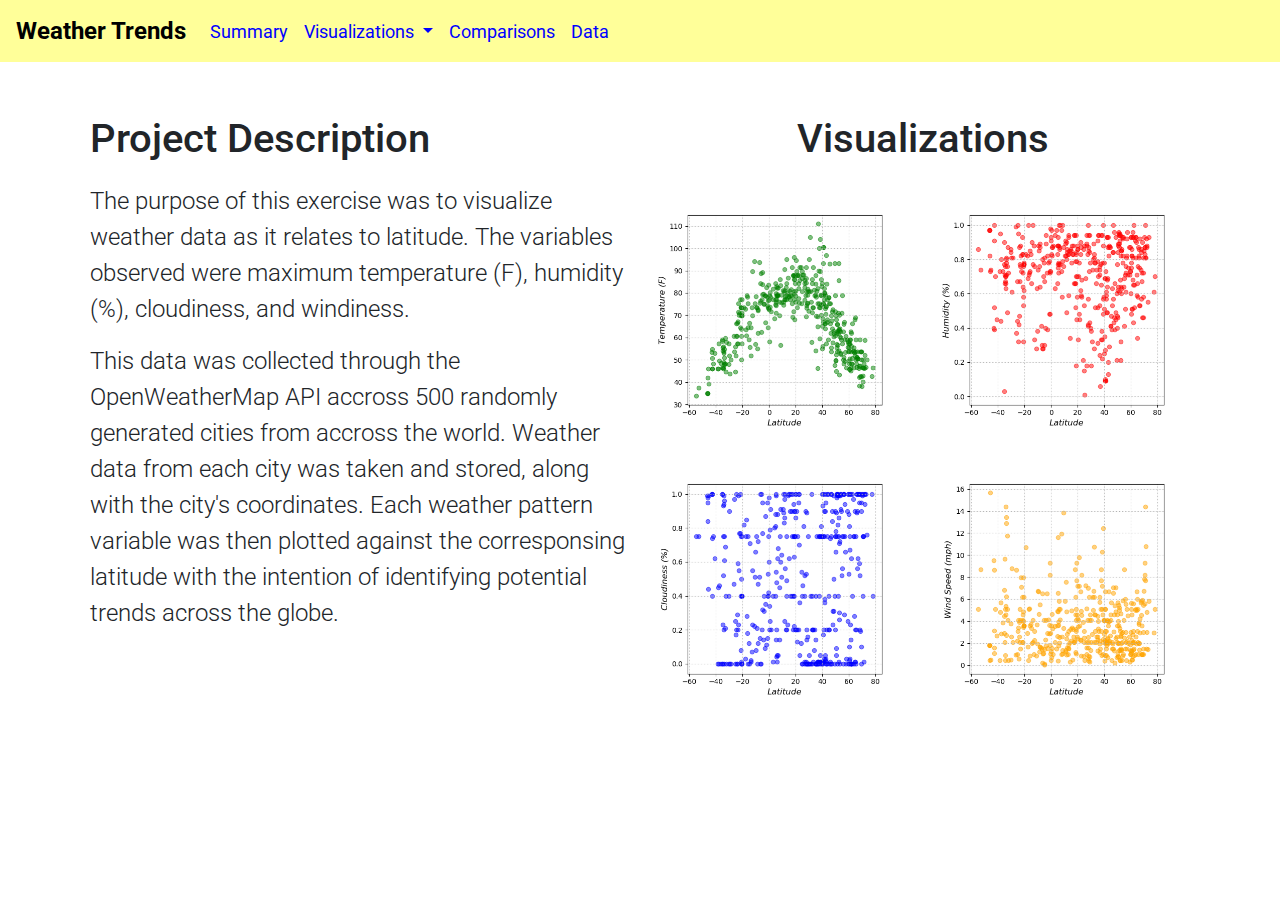
<file: index.html>
<!doctype html>
<html lang="en">
  <head>
    <!-- Required meta tags -->
    <meta charset="utf-8">
    <meta name="viewport" content="width=device-width, initial-scale=1, shrink-to-fit=no">

    <!-- Bootstrap CSS -->
    <link rel="stylesheet" href="https://stackpath.bootstrapcdn.com/bootstrap/4.5.2/css/bootstrap.min.css" integrity="sha384-JcKb8q3iqJ61gNV9KGb8thSsNjpSL0n8PARn9HuZOnIxN0hoP+VmmDGMN5t9UJ0Z" crossorigin="anonymous">
    <!--CSS Style Sheet Ref-->
    <link rel="stylesheet" href="style.css">
    <!--Google Font-->
    <link href="https://fonts.googleapis.com/css2?family=Roboto:wght@300;400;700&display=swap" rel="stylesheet">
    <title>Weather Trends</title>
  
  </head>

  <body>
    <!--Navbar-->
    <nav class="navbar fixed-top navbar-expand-lg">
      <span class="navbar-brand">Weather Trends</span>
      <button class="navbar-toggler ml-auto custom-toggler" type="button" data-toggle="collapse" data-target="#navbarNav" aria-controls="navbarNav" aria-expanded="false" aria-label="Toggle navigation">
        <span class="navbar-toggler-icon"></span>
      </button>
      <div class="collapse navbar-collapse" id="navbarNav">
        <ul class="navbar-nav">
          <li class="nav-item active">
            <a class="nav-link" href="index.html">Summary <span class="sr-only">(current)</span></a>
          </li>
          <li class="nav-item dropdown">
            <a class="nav-link dropdown-toggle" href="#" id="navbarDropdownMenuLink" role="button" data-toggle="dropdown" aria-haspopup="true" aria-expanded="false">
              Visualizations
            </a>
            <div class="dropdown-menu" aria-labelledby="navbarDropdownMenuLink">
              <a class="dropdown-item" href="temp.html">Temperature</a>
              <a class="dropdown-item" href="humid.html">Humidity</a>
              <a class="dropdown-item" href="cloud.html">Cloudiness</a>
              <a class="dropdown-item" href="wind.html">Windiness</a>
            </div>
          </li>
          <li class="nav-item">
            <a class="nav-link" href="comparisons.html">Comparisons</a>
          </li>
          <li class="nav-item">
            <a class="nav-link" href="data.html" tabindex="-1">Data</a>
          </li>
        </ul>
      </div>
    </nav>
    
    <!------------------------------------------------------------------------------>
    <!--Content container-->
    <div class="container">
      
      <!--Row in which content will be placed-->
      <div class="row">
        
        <!--Project description section-->
        <div class="col-md-6" id="left-column-index">
          <h1>Project Description</h1>
          <p>The purpose of this exercise was to visualize weather data as it relates to latitude. The variables observed were maximum temperature (F), humidity (%), cloudiness, and windiness.</p>
          <p>This data was collected through the OpenWeatherMap API accross 500 randomly generated cities from accross the world. Weather data from each city was taken and stored, along with the city's coordinates. Each weather pattern variable was then plotted against the corresponsing latitude with the intention of identifying potential trends across the globe.</p>
        </div>
        
        <!--Visualisation Previews go here-->
        <div class="col-md-6" id="right-column-index">
          <h1>Visualizations</h1>
          
            <!--First row of 2 visuals-->
            <div class="row">
              <div class="col-md-6">
                <a href="temp.html"><img src="visualizations/Latitude_vs_Temperature (F).png"></a>
              </div>         
              <div class="col-md-6">
                <a href="humid.html"><img src="visualizations/Latitude_vs_Humidity.png"></a>
              </div>
            </div>

            <!--Second row of 2 visuals-->
            <div class="row">
              <div class="col-md-6">
                <a href="cloud.html"><img src="visualizations/Latitude_vs_Cloudiness.png"></a>
              </div>  
              <div class="col-md-6">
                <a href="wind.html"><img src="visualizations/Latitude_vs_Wind Speed (mph).png"></a>
              </div>
            </div>
        
        </div>

      </div>
    
    </div>

    <!-- Optional JavaScript -->
    <!-- jQuery first, then Popper.js, then Bootstrap JS -->
    <script src="https://code.jquery.com/jquery-3.5.1.slim.min.js" integrity="sha384-DfXdz2htPH0lsSSs5nCTpuj/zy4C+OGpamoFVy38MVBnE+IbbVYUew+OrCXaRkfj" crossorigin="anonymous"></script>
    <script src="https://cdn.jsdelivr.net/npm/popper.js@1.16.1/dist/umd/popper.min.js" integrity="sha384-9/reFTGAW83EW2RDu2S0VKaIzap3H66lZH81PoYlFhbGU+6BZp6G7niu735Sk7lN" crossorigin="anonymous"></script>
    <script src="https://stackpath.bootstrapcdn.com/bootstrap/4.5.2/js/bootstrap.min.js" integrity="sha384-B4gt1jrGC7Jh4AgTPSdUtOBvfO8shuf57BaghqFfPlYxofvL8/KUEfYiJOMMV+rV" crossorigin="anonymous"></script>
  </body>
</html>
</file>
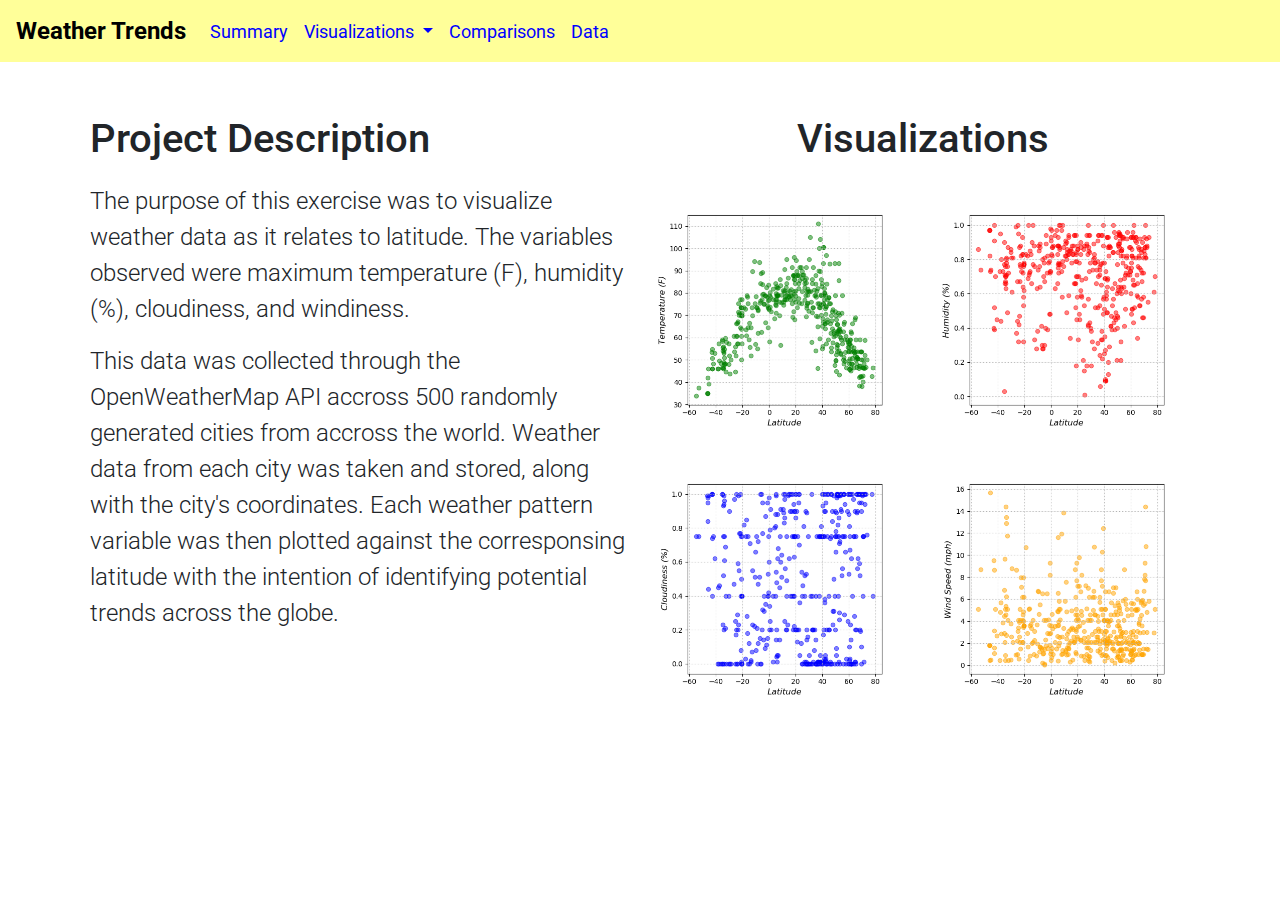
<file: web_visualizations/index.html>
<!doctype html>
<html lang="en">
  <head>
    <!-- Required meta tags -->
    <meta charset="utf-8">
    <meta name="viewport" content="width=device-width, initial-scale=1, shrink-to-fit=no">

    <!-- Bootstrap CSS -->
    <link rel="stylesheet" href="https://stackpath.bootstrapcdn.com/bootstrap/4.5.2/css/bootstrap.min.css" integrity="sha384-JcKb8q3iqJ61gNV9KGb8thSsNjpSL0n8PARn9HuZOnIxN0hoP+VmmDGMN5t9UJ0Z" crossorigin="anonymous">
    <!--CSS Style Sheet Ref-->
    <link rel="stylesheet" href="style.css">
    <!--Google Font-->
    <link href="https://fonts.googleapis.com/css2?family=Roboto:wght@300;400;700&display=swap" rel="stylesheet">
    <title>Weather Trends</title>
  
  </head>

  <body>
    <!--Navbar-->
    <nav class="navbar fixed-top navbar-expand-lg">
      <span class="navbar-brand">Weather Trends</span>
      <button class="navbar-toggler ml-auto custom-toggler" type="button" data-toggle="collapse" data-target="#navbarNav" aria-controls="navbarNav" aria-expanded="false" aria-label="Toggle navigation">
        <span class="navbar-toggler-icon"></span>
      </button>
      <div class="collapse navbar-collapse" id="navbarNav">
        <ul class="navbar-nav">
          <li class="nav-item active">
            <a class="nav-link" href="index.html">Summary <span class="sr-only">(current)</span></a>
          </li>
          <li class="nav-item dropdown">
            <a class="nav-link dropdown-toggle" href="#" id="navbarDropdownMenuLink" role="button" data-toggle="dropdown" aria-haspopup="true" aria-expanded="false">
              Visualizations
            </a>
            <div class="dropdown-menu" aria-labelledby="navbarDropdownMenuLink">
              <a class="dropdown-item" href="temp.html">Temperature</a>
              <a class="dropdown-item" href="humid.html">Humidity</a>
              <a class="dropdown-item" href="cloud.html">Cloudiness</a>
              <a class="dropdown-item" href="wind.html">Windiness</a>
            </div>
          </li>
          <li class="nav-item">
            <a class="nav-link" href="comparisons.html">Comparisons</a>
          </li>
          <li class="nav-item">
            <a class="nav-link" href="data.html" tabindex="-1">Data</a>
          </li>
        </ul>
      </div>
    </nav>
    
    <!------------------------------------------------------------------------------>
    <!--Content container-->
    <div class="container">
      
      <!--Row in which content will be placed-->
      <div class="row">
        
        <!--Project description section-->
        <div class="col-md-6" id="left-column-index">
          <h1>Project Description</h1>
          <p>The purpose of this exercise was to visualize weather data as it relates to latitude. The variables observed were maximum temperature (F), humidity (%), cloudiness, and windiness.</p>
          <p>This data was collected through the OpenWeatherMap API accross 500 randomly generated cities from accross the world. Weather data from each city was taken and stored, along with the city's coordinates. Each weather pattern variable was then plotted against the corresponsing latitude with the intention of identifying potential trends across the globe.</p>
        </div>
        
        <!--Visualisation Previews go here-->
        <div class="col-md-6" id="right-column-index">
          <h1>Visualizations</h1>
          
            <!--First row of 2 visuals-->
            <div class="row">
              <div class="col-md-6">
                <a href="temp.html"><img src="visualizations/Latitude_vs_Temperature (F).png"></a>
              </div>         
              <div class="col-md-6">
                <a href="humid.html"><img src="visualizations/Latitude_vs_Humidity (%).png"></a>
              </div>
            </div>

            <!--Second row of 2 visuals-->
            <div class="row">
              <div class="col-md-6">
                <a href="cloud.html"><img src="visualizations/Latitude_vs_Cloudiness (%).png"></a>
              </div>  
              <div class="col-md-6">
                <a href="wind.html"><img src="visualizations/Latitude_vs_Wind Speed (mph).png"></a>
              </div>
            </div>
        
        </div>

      </div>
    
    </div>

    <!-- Optional JavaScript -->
    <!-- jQuery first, then Popper.js, then Bootstrap JS -->
    <script src="https://code.jquery.com/jquery-3.5.1.slim.min.js" integrity="sha384-DfXdz2htPH0lsSSs5nCTpuj/zy4C+OGpamoFVy38MVBnE+IbbVYUew+OrCXaRkfj" crossorigin="anonymous"></script>
    <script src="https://cdn.jsdelivr.net/npm/popper.js@1.16.1/dist/umd/popper.min.js" integrity="sha384-9/reFTGAW83EW2RDu2S0VKaIzap3H66lZH81PoYlFhbGU+6BZp6G7niu735Sk7lN" crossorigin="anonymous"></script>
    <script src="https://stackpath.bootstrapcdn.com/bootstrap/4.5.2/js/bootstrap.min.js" integrity="sha384-B4gt1jrGC7Jh4AgTPSdUtOBvfO8shuf57BaghqFfPlYxofvL8/KUEfYiJOMMV+rV" crossorigin="anonymous"></script>
  </body>
</html>
</file>
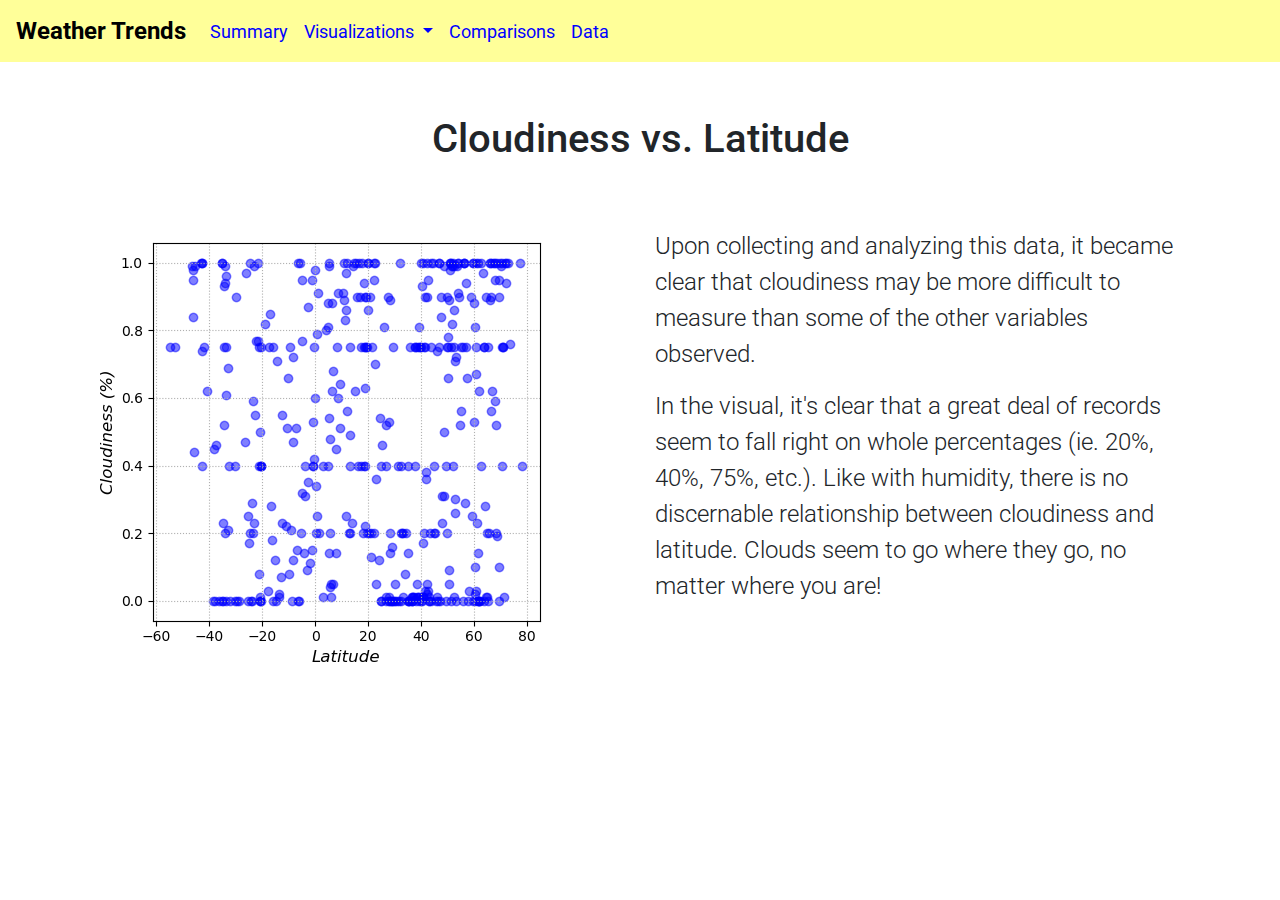
<file: cloud.html>
<!doctype html>
<html lang="en">
  <head>
    <!-- Required meta tags -->
    <meta charset="utf-8">
    <meta name="viewport" content="width=device-width, initial-scale=1, shrink-to-fit=no">

    <!-- Bootstrap CSS -->
    <link rel="stylesheet" href="https://stackpath.bootstrapcdn.com/bootstrap/4.5.2/css/bootstrap.min.css" integrity="sha384-JcKb8q3iqJ61gNV9KGb8thSsNjpSL0n8PARn9HuZOnIxN0hoP+VmmDGMN5t9UJ0Z" crossorigin="anonymous">
    <!--CSS Style Sheet Ref-->
    <link rel="stylesheet" href="style.css">
    <!--Google Font-->
    <link href="https://fonts.googleapis.com/css2?family=Roboto:wght@300;400;700&display=swap" rel="stylesheet">
    <title>Cloudiness vs. Latitude</title>
  </head>

  <body>
    <nav class="navbar fixed-top navbar-expand-lg">
      <span class="navbar-brand">Weather Trends</span>
      <button class="navbar-toggler ml-auto custom-toggler" type="button" data-toggle="collapse" data-target="#navbarNav" aria-controls="navbarNav" aria-expanded="false" aria-label="Toggle navigation">
        <span class="navbar-toggler-icon"></span>
      </button>
      <div class="collapse navbar-collapse" id="navbarNav">
        <ul class="navbar-nav">
          <li class="nav-item active">
            <a class="nav-link" href="index.html">Summary <span class="sr-only">(current)</span></a>
          </li>
          <li class="nav-item dropdown">
            <a class="nav-link dropdown-toggle" href="#" id="navbarDropdownMenuLink" role="button" data-toggle="dropdown" aria-haspopup="true" aria-expanded="false">
              Visualizations
            </a>
            <div class="dropdown-menu" aria-labelledby="navbarDropdownMenuLink">
              <a class="dropdown-item" href="temp.html">Temperature</a>
              <a class="dropdown-item" href="humid.html">Humidity</a>
              <a class="dropdown-item" href="cloud.html">Cloudiness</a>
              <a class="dropdown-item" href="wind.html">Windiness</a>
            </div>
          </li>
          <li class="nav-item">
            <a class="nav-link" href="comparisons.html">Comparisons</a>
          </li>
          <li class="nav-item">
            <a class="nav-link" href="data.html" tabindex="-1">Data</a>
          </li>
        </ul>
      </div>
    </nav>


    <!--------------------------->
    <div class="container">
      
      <div class="row" id="heading_row">
        <div class="col-md-12">
          <h1>Cloudiness vs. Latitude</h1>
        </div>
      </div>

      <div class="row">
        
        <!--Visualisation goes here-->
        <div class="col-md-6" id="left-column-viz">        
          <img src="visualizations/Latitude_vs_Cloudiness.png">
        </div>        
        
        <!--Visualization description goes here-->
        <div class="col-md-6" id="right-column-viz">
          <p>Upon collecting and analyzing this data, it became clear that cloudiness may be more difficult to measure than some of the other variables observed.</p>
          <p>In the visual, it's clear that a great deal of records seem to fall right on whole percentages (ie. 20%, 40%, 75%, etc.). Like with humidity, there is no discernable relationship between cloudiness and latitude. Clouds seem to go where they go, no matter where you are!</p>
        </div>

      </div>
    </div>


    <!-- Optional JavaScript -->
    <!-- jQuery first, then Popper.js, then Bootstrap JS -->
    <script src="https://code.jquery.com/jquery-3.5.1.slim.min.js" integrity="sha384-DfXdz2htPH0lsSSs5nCTpuj/zy4C+OGpamoFVy38MVBnE+IbbVYUew+OrCXaRkfj" crossorigin="anonymous"></script>
    <script src="https://cdn.jsdelivr.net/npm/popper.js@1.16.1/dist/umd/popper.min.js" integrity="sha384-9/reFTGAW83EW2RDu2S0VKaIzap3H66lZH81PoYlFhbGU+6BZp6G7niu735Sk7lN" crossorigin="anonymous"></script>
    <script src="https://stackpath.bootstrapcdn.com/bootstrap/4.5.2/js/bootstrap.min.js" integrity="sha384-B4gt1jrGC7Jh4AgTPSdUtOBvfO8shuf57BaghqFfPlYxofvL8/KUEfYiJOMMV+rV" crossorigin="anonymous"></script>
  </body>
</html>
</file>
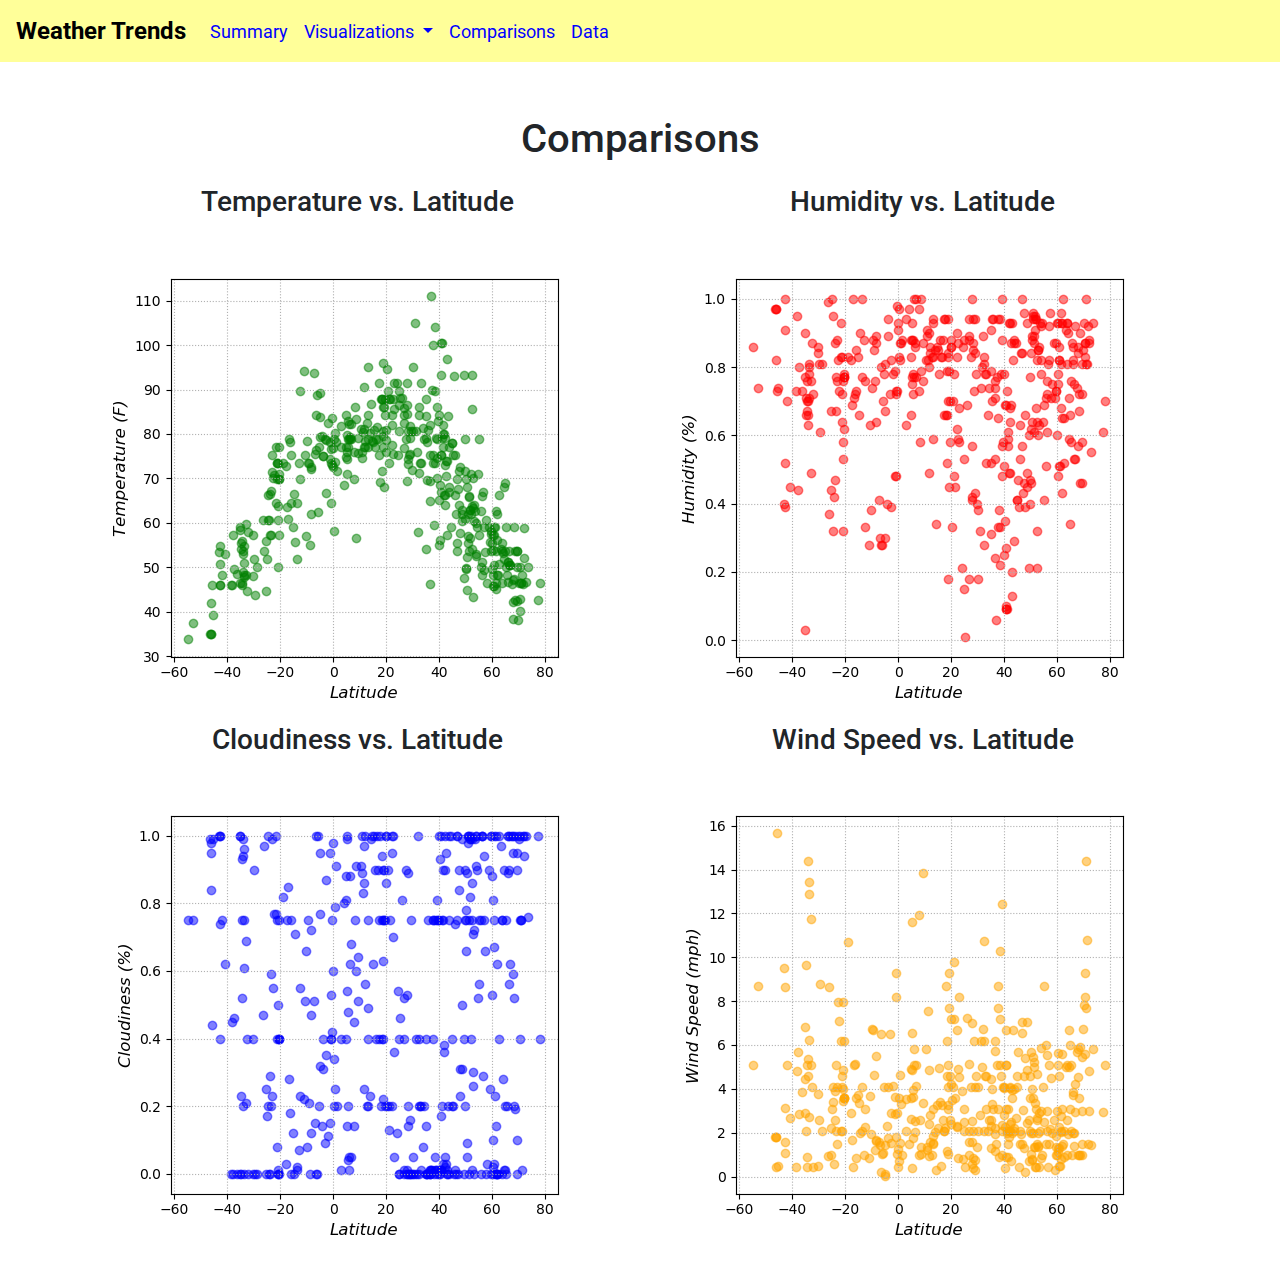
<file: comparisons.html>
<!doctype html>
<html lang="en">
  <head>
    <!-- Required meta tags -->
    <meta charset="utf-8">
    <meta name="viewport" content="width=device-width, initial-scale=1, shrink-to-fit=no">

    <!-- Bootstrap CSS -->
    <link rel="stylesheet" href="https://stackpath.bootstrapcdn.com/bootstrap/4.5.2/css/bootstrap.min.css" integrity="sha384-JcKb8q3iqJ61gNV9KGb8thSsNjpSL0n8PARn9HuZOnIxN0hoP+VmmDGMN5t9UJ0Z" crossorigin="anonymous">
    <!--CSS Style Sheet Ref-->
    <link rel="stylesheet" href="style.css">
    <!--Google Font-->
    <link href="https://fonts.googleapis.com/css2?family=Roboto:wght@300;400;700&display=swap" rel="stylesheet">
    <title>Weather Trends</title>
  
  </head>

  <body>
    <!--Navbar-->
    <nav class="navbar fixed-top navbar-expand-lg">
      <span class="navbar-brand">Weather Trends</span>
      <button class="navbar-toggler ml-auto custom-toggler" type="button" data-toggle="collapse" data-target="#navbarNav" aria-controls="navbarNav" aria-expanded="false" aria-label="Toggle navigation">
        <span class="navbar-toggler-icon"></span>
      </button>
      <div class="collapse navbar-collapse" id="navbarNav">
        <ul class="navbar-nav">
          <li class="nav-item active">
            <a class="nav-link" href="index.html">Summary <span class="sr-only">(current)</span></a>
          </li>
          <li class="nav-item dropdown">
            <a class="nav-link dropdown-toggle" href="#" id="navbarDropdownMenuLink" role="button" data-toggle="dropdown" aria-haspopup="true" aria-expanded="false">
              Visualizations
            </a>
            <div class="dropdown-menu" aria-labelledby="navbarDropdownMenuLink">
              <a class="dropdown-item" href="temp.html">Temperature</a>
              <a class="dropdown-item" href="humid.html">Humidity</a>
              <a class="dropdown-item" href="cloud.html">Cloudiness</a>
              <a class="dropdown-item" href="wind.html">Windiness</a>
            </div>
          </li>
          <li class="nav-item">
            <a class="nav-link" href="comparisons.html">Comparisons</a>
          </li>
          <li class="nav-item">
            <a class="nav-link" href="data.html" tabindex="-1">Data</a>
          </li>
        </ul>
      </div>
    </nav>
    
    <!------------------------------------------------------------------------------>
    <!--Content container-->
    <div class="container">
      
      <!--Row in which content will be placed-->
      <div class="row">
        
        <!--Visualisation Previews go here-->
        <div class="col-md-12" id="right-column-index">
          <h1>Comparisons</h1>
          
            <!--First row of 2 visuals-->
            <div class="row">
              <div class="col-md-6">
                <h3>Temperature vs. Latitude</h3>
                <a href="temp.html"><img src="visualizations/Latitude_vs_Temperature (F).png"></a>
              </div>         
              <div class="col-md-6">
                <h3>Humidity vs. Latitude</h3>
                <a href="humid.html"><img src="visualizations/Latitude_vs_Humidity.png"></a>
              </div>
            </div>

            <!--Second row of 2 visuals-->
            <div class="row">
              <div class="col-md-6">
                <h3>Cloudiness vs. Latitude</h3>
                <a href="cloud.html"><img src="visualizations/Latitude_vs_Cloudiness.png"></a>
              </div>  
              <div class="col-md-6">
                <h3>Wind Speed vs. Latitude</h3>
                <a href="wind.html"><img src="visualizations/Latitude_vs_Wind Speed (mph).png"></a>
              </div>
            </div>
        
        </div>

      </div>
    
    </div>

    <!-- Optional JavaScript -->
    <!-- jQuery first, then Popper.js, then Bootstrap JS -->
    <script src="https://code.jquery.com/jquery-3.5.1.slim.min.js" integrity="sha384-DfXdz2htPH0lsSSs5nCTpuj/zy4C+OGpamoFVy38MVBnE+IbbVYUew+OrCXaRkfj" crossorigin="anonymous"></script>
    <script src="https://cdn.jsdelivr.net/npm/popper.js@1.16.1/dist/umd/popper.min.js" integrity="sha384-9/reFTGAW83EW2RDu2S0VKaIzap3H66lZH81PoYlFhbGU+6BZp6G7niu735Sk7lN" crossorigin="anonymous"></script>
    <script src="https://stackpath.bootstrapcdn.com/bootstrap/4.5.2/js/bootstrap.min.js" integrity="sha384-B4gt1jrGC7Jh4AgTPSdUtOBvfO8shuf57BaghqFfPlYxofvL8/KUEfYiJOMMV+rV" crossorigin="anonymous"></script>
  </body>
</html>
</file>
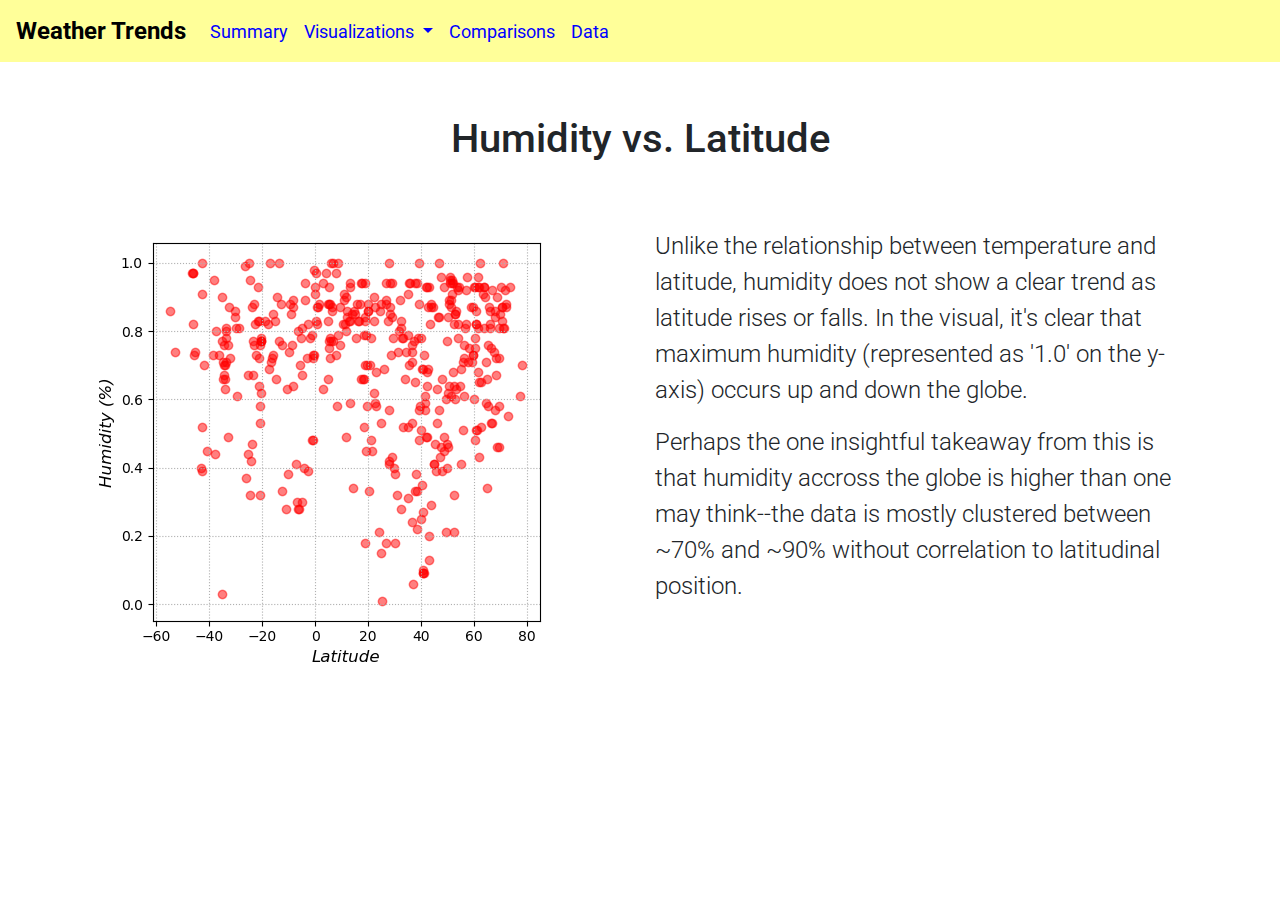
<file: humid.html>
<!doctype html>
<html lang="en">
  <head>
    <!-- Required meta tags -->
    <meta charset="utf-8">
    <meta name="viewport" content="width=device-width, initial-scale=1, shrink-to-fit=no">

    <!-- Bootstrap CSS -->
    <link rel="stylesheet" href="https://stackpath.bootstrapcdn.com/bootstrap/4.5.2/css/bootstrap.min.css" integrity="sha384-JcKb8q3iqJ61gNV9KGb8thSsNjpSL0n8PARn9HuZOnIxN0hoP+VmmDGMN5t9UJ0Z" crossorigin="anonymous">
    <!--CSS Style Sheet Ref-->
    <link rel="stylesheet" href="style.css">
    <!--Google Font-->
    <link href="https://fonts.googleapis.com/css2?family=Roboto:wght@300;400;700&display=swap" rel="stylesheet">
    <title>Humidity vs. Latitude</title>
  </head>
  
  <body>
    <nav class="navbar fixed-top navbar-expand-lg">
      <span class="navbar-brand">Weather Trends</span>
      <button class="navbar-toggler ml-auto custom-toggler" type="button" data-toggle="collapse" data-target="#navbarNav" aria-controls="navbarNav" aria-expanded="false" aria-label="Toggle navigation">
        <span class="navbar-toggler-icon"></span>
      </button>
      <div class="collapse navbar-collapse" id="navbarNav">
        <ul class="navbar-nav">
          <li class="nav-item active">
            <a class="nav-link" href="index.html">Summary <span class="sr-only">(current)</span></a>
          </li>
          <li class="nav-item dropdown">
            <a class="nav-link dropdown-toggle" href="#" id="navbarDropdownMenuLink" role="button" data-toggle="dropdown" aria-haspopup="true" aria-expanded="false">
              Visualizations
            </a>
            <div class="dropdown-menu" aria-labelledby="navbarDropdownMenuLink">
              <a class="dropdown-item" href="temp.html">Temperature</a>
              <a class="dropdown-item" href="humid.html">Humidity</a>
              <a class="dropdown-item" href="cloud.html">Cloudiness</a>
              <a class="dropdown-item" href="wind.html">Windiness</a>
            </div>
          </li>
          <li class="nav-item">
            <a class="nav-link" href="comparisons.html">Comparisons</a>
          </li>
          <li class="nav-item">
            <a class="nav-link" href="data.html" tabindex="-1">Data</a>
          </li>
        </ul>
      </div>
    </nav>


    <!--------------------------->
    <div class="container">
      
      <div class="row" id="heading_row">
        <div class="col-md-12">
          <h1>Humidity vs. Latitude</h1>
        </div>
      </div>

      <div class="row">
        
        <!--Visualisation goes here-->
        <div class="col-md-6" id="left-column-viz">        
          <img src="visualizations/Latitude_vs_Humidity.png">
        </div>        
        
        <!--Visualization description goes here-->
        <div class="col-md-6" id="right-column-viz">
          <p>Unlike the relationship between temperature and latitude, humidity does not show a clear trend as latitude rises or falls. In the visual, it's clear that maximum humidity (represented as '1.0' on the y-axis) occurs up and down the globe.</p> 
          <p>Perhaps the one insightful takeaway from this is that humidity accross the globe is higher than one may think--the data is mostly clustered between ~70% and ~90% without correlation to latitudinal position.</p>
        </div>

      </div>
    </div>


    <!-- Optional JavaScript -->
    <!-- jQuery first, then Popper.js, then Bootstrap JS -->
    <script src="https://code.jquery.com/jquery-3.5.1.slim.min.js" integrity="sha384-DfXdz2htPH0lsSSs5nCTpuj/zy4C+OGpamoFVy38MVBnE+IbbVYUew+OrCXaRkfj" crossorigin="anonymous"></script>
    <script src="https://cdn.jsdelivr.net/npm/popper.js@1.16.1/dist/umd/popper.min.js" integrity="sha384-9/reFTGAW83EW2RDu2S0VKaIzap3H66lZH81PoYlFhbGU+6BZp6G7niu735Sk7lN" crossorigin="anonymous"></script>
    <script src="https://stackpath.bootstrapcdn.com/bootstrap/4.5.2/js/bootstrap.min.js" integrity="sha384-B4gt1jrGC7Jh4AgTPSdUtOBvfO8shuf57BaghqFfPlYxofvL8/KUEfYiJOMMV+rV" crossorigin="anonymous"></script>
  </body>
</html>
</file>
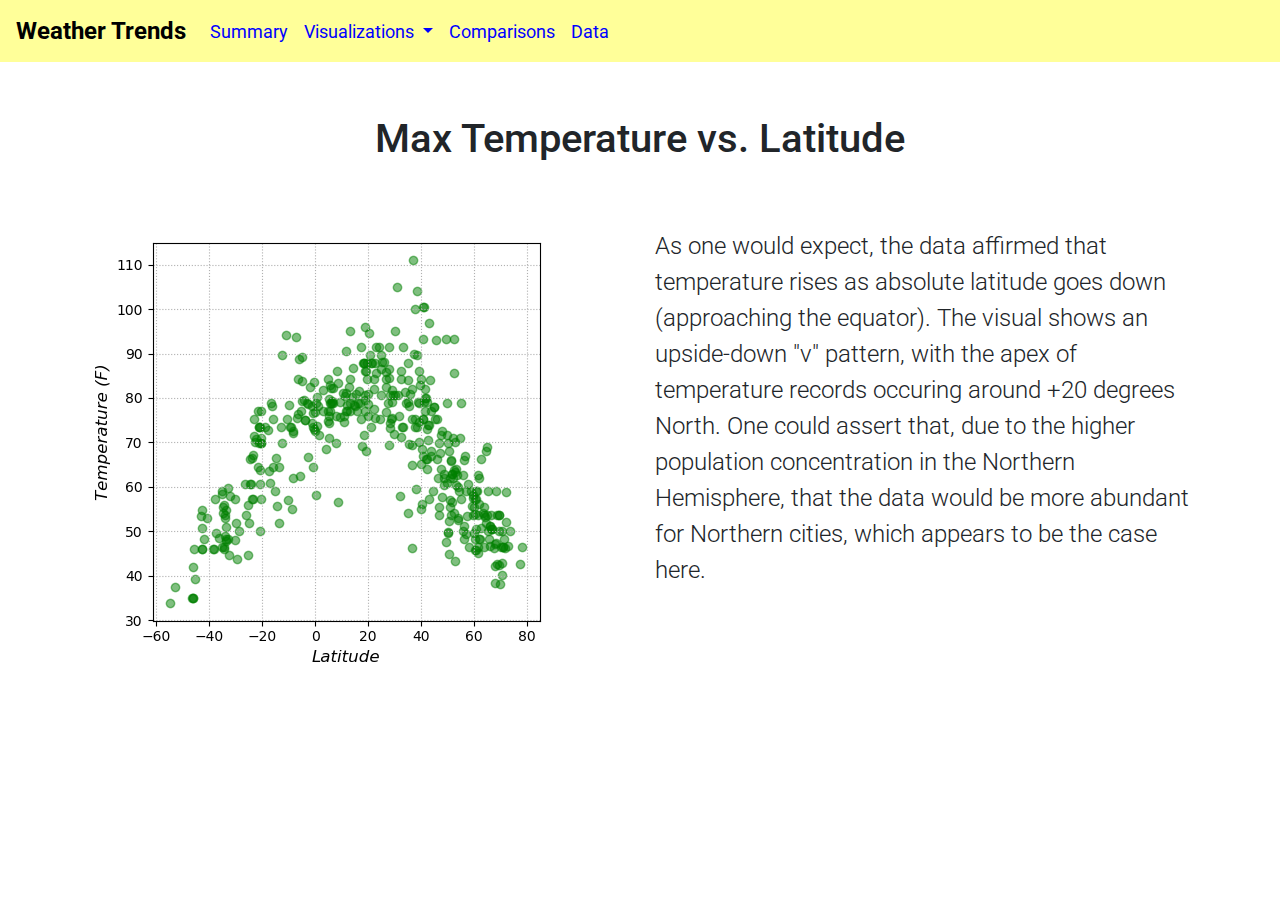
<file: temp.html>
<!doctype html>
<html lang="en">
  <head>
    <!-- Required meta tags -->
    <meta charset="utf-8">
    <meta name="viewport" content="width=device-width, initial-scale=1, shrink-to-fit=no">

    <!-- Bootstrap CSS -->
    <link rel="stylesheet" href="https://stackpath.bootstrapcdn.com/bootstrap/4.5.2/css/bootstrap.min.css" integrity="sha384-JcKb8q3iqJ61gNV9KGb8thSsNjpSL0n8PARn9HuZOnIxN0hoP+VmmDGMN5t9UJ0Z" crossorigin="anonymous">
    <!--CSS Style Sheet Ref-->
    <link rel="stylesheet" href="style.css">
    <!--Google Font-->
    <link href="https://fonts.googleapis.com/css2?family=Roboto:wght@300;400;700&display=swap" rel="stylesheet">
    <title>Temperature vs. Latitude</title>
  
  </head>
  <body>

    <nav class="navbar fixed-top navbar-expand-lg">
      <span class="navbar-brand">Weather Trends</span>
      <button class="navbar-toggler ml-auto custom-toggler" type="button" data-toggle="collapse" data-target="#navbarNav" aria-controls="navbarNav" aria-expanded="false" aria-label="Toggle navigation">
        <span class="navbar-toggler-icon"></span>
      </button>
      <div class="collapse navbar-collapse" id="navbarNav">
        <ul class="navbar-nav">
          <li class="nav-item active">
            <a class="nav-link" href="index.html">Summary <span class="sr-only">(current)</span></a>
          </li>
          <li class="nav-item dropdown">
            <a class="nav-link dropdown-toggle" href="#" id="navbarDropdownMenuLink" role="button" data-toggle="dropdown" aria-haspopup="true" aria-expanded="false">
              Visualizations
            </a>
            <div class="dropdown-menu" aria-labelledby="navbarDropdownMenuLink">
              <a class="dropdown-item" href="temp.html">Temperature</a>
              <a class="dropdown-item" href="humid.html">Humidity</a>
              <a class="dropdown-item" href="cloud.html">Cloudiness</a>
              <a class="dropdown-item" href="wind.html">Windiness</a>
            </div>
          </li>
          <li class="nav-item">
            <a class="nav-link" href="comparisons.html">Comparisons</a>
          </li>
          <li class="nav-item">
            <a class="nav-link" href="data.html" tabindex="-1">Data</a>
          </li>
        </ul>
      </div>
    </nav>


    <!--------------------------->
    <div class="container">
      
      <div class="row" id="heading_row">
        <div class="col-md-12">
          <h1>Max Temperature vs. Latitude</h1>
        </div>
      </div>

      <div class="row">
        
        <!--Visualisation goes here-->
        <div class="col-md-6" id="left-column-viz">        
          <img src="visualizations/Latitude_vs_Temperature (F).png">
        </div>        
        
        <!--Visualization description goes here-->
        <div class="col-md-6" id="right-column-viz">
          <p>As one would expect, the data affirmed that temperature rises as absolute latitude goes down (approaching the equator). The visual shows an upside-down "v" pattern, with the apex of temperature records occuring around +20 degrees North. One could assert that, due to the higher population concentration in the Northern Hemisphere, that the data would be more abundant for Northern cities, which appears to be the case here.</p>
        </div>

      </div>
    </div>


    <!-- Optional JavaScript -->
    <!-- jQuery first, then Popper.js, then Bootstrap JS -->
    <script src="https://code.jquery.com/jquery-3.5.1.slim.min.js" integrity="sha384-DfXdz2htPH0lsSSs5nCTpuj/zy4C+OGpamoFVy38MVBnE+IbbVYUew+OrCXaRkfj" crossorigin="anonymous"></script>
    <script src="https://cdn.jsdelivr.net/npm/popper.js@1.16.1/dist/umd/popper.min.js" integrity="sha384-9/reFTGAW83EW2RDu2S0VKaIzap3H66lZH81PoYlFhbGU+6BZp6G7niu735Sk7lN" crossorigin="anonymous"></script>
    <script src="https://stackpath.bootstrapcdn.com/bootstrap/4.5.2/js/bootstrap.min.js" integrity="sha384-B4gt1jrGC7Jh4AgTPSdUtOBvfO8shuf57BaghqFfPlYxofvL8/KUEfYiJOMMV+rV" crossorigin="anonymous"></script>
  </body>
</html>
</file>
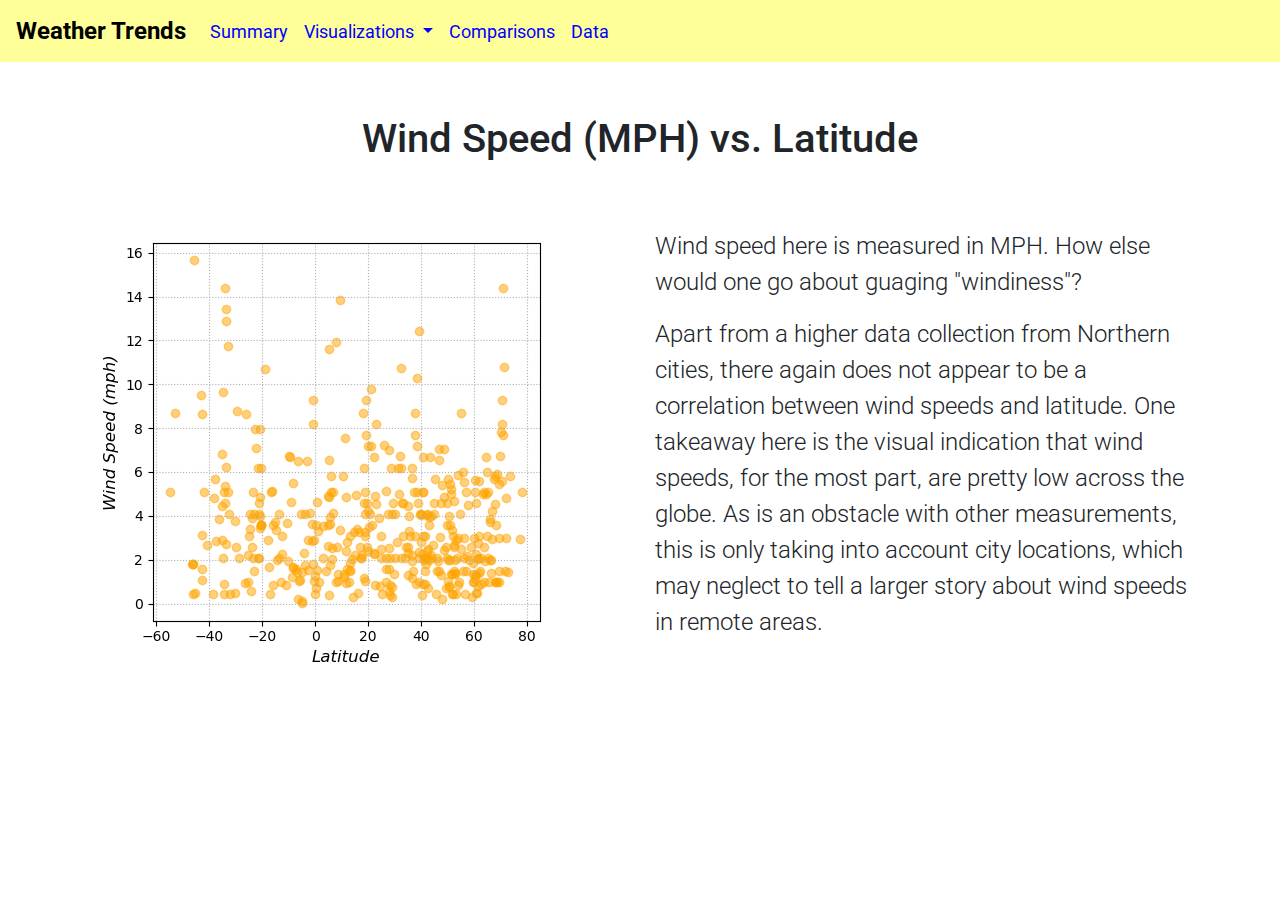
<file: wind.html>
<!doctype html>
<html lang="en">
  <head>
    <!-- Required meta tags -->
    <meta charset="utf-8">
    <meta name="viewport" content="width=device-width, initial-scale=1, shrink-to-fit=no">

    <!-- Bootstrap CSS -->
    <link rel="stylesheet" href="https://stackpath.bootstrapcdn.com/bootstrap/4.5.2/css/bootstrap.min.css" integrity="sha384-JcKb8q3iqJ61gNV9KGb8thSsNjpSL0n8PARn9HuZOnIxN0hoP+VmmDGMN5t9UJ0Z" crossorigin="anonymous">
    <!--CSS Style Sheet Ref-->
    <link rel="stylesheet" href="style.css">
    <!--Google Font-->
    <link href="https://fonts.googleapis.com/css2?family=Roboto:wght@300;400;700&display=swap" rel="stylesheet">
    <title>Windiness vs. Latitude</title>
  </head>

  <body>
    <nav class="navbar fixed-top navbar-expand-lg">
      <span class="navbar-brand">Weather Trends</span>
      <button class="navbar-toggler ml-auto custom-toggler" type="button" data-toggle="collapse" data-target="#navbarNav" aria-controls="navbarNav" aria-expanded="false" aria-label="Toggle navigation">
        <span class="navbar-toggler-icon"></span>
      </button>
      <div class="collapse navbar-collapse" id="navbarNav">
        <ul class="navbar-nav">
          <li class="nav-item active">
            <a class="nav-link" href="index.html">Summary <span class="sr-only">(current)</span></a>
          </li>
          <li class="nav-item dropdown">
            <a class="nav-link dropdown-toggle" href="#" id="navbarDropdownMenuLink" role="button" data-toggle="dropdown" aria-haspopup="true" aria-expanded="false">
              Visualizations
            </a>
            <div class="dropdown-menu" aria-labelledby="navbarDropdownMenuLink">
              <a class="dropdown-item" href="temp.html">Temperature</a>
              <a class="dropdown-item" href="humid.html">Humidity</a>
              <a class="dropdown-item" href="cloud.html">Cloudiness</a>
              <a class="dropdown-item" href="wind.html">Windiness</a>
            </div>
          </li>
          <li class="nav-item">
            <a class="nav-link" href="comparisons.html">Comparisons</a>
          </li>
          <li class="nav-item">
            <a class="nav-link" href="data.html" tabindex="-1">Data</a>
          </li>
        </ul>
      </div>
    </nav>


    <!--------------------------->
    <div class="container">
      
      <div class="row" id="heading_row">
        <div class="col-md-12">
          <h1>Wind Speed (MPH) vs. Latitude</h1>
        </div>
      </div>

      <div class="row">
        
        <!--Visualisation goes here-->
        <div class="col-md-6" id="left-column-viz">        
          <img src="visualizations/Latitude_vs_Wind Speed (mph).png">
        </div>        
        
        <!--Visualization description goes here-->
        <div class="col-md-6" id="right-column-viz">
          <p>Wind speed here is measured in MPH. How else would one go about guaging "windiness"? </p>
          <p>Apart from a higher data collection from Northern cities, there again does not appear to be a correlation between wind speeds and latitude. One takeaway here is the visual indication that wind speeds, for the most part, are pretty low across the globe. As is an obstacle with other measurements, this is only taking into account city locations, which may neglect to tell a larger story about wind speeds in remote areas.</p>
        </div>

      </div>
    </div>


    <!-- Optional JavaScript -->
    <!-- jQuery first, then Popper.js, then Bootstrap JS -->
    <script src="https://code.jquery.com/jquery-3.5.1.slim.min.js" integrity="sha384-DfXdz2htPH0lsSSs5nCTpuj/zy4C+OGpamoFVy38MVBnE+IbbVYUew+OrCXaRkfj" crossorigin="anonymous"></script>
    <script src="https://cdn.jsdelivr.net/npm/popper.js@1.16.1/dist/umd/popper.min.js" integrity="sha384-9/reFTGAW83EW2RDu2S0VKaIzap3H66lZH81PoYlFhbGU+6BZp6G7niu735Sk7lN" crossorigin="anonymous"></script>
    <script src="https://stackpath.bootstrapcdn.com/bootstrap/4.5.2/js/bootstrap.min.js" integrity="sha384-B4gt1jrGC7Jh4AgTPSdUtOBvfO8shuf57BaghqFfPlYxofvL8/KUEfYiJOMMV+rV" crossorigin="anonymous"></script>
  </body>
</html>
</file>
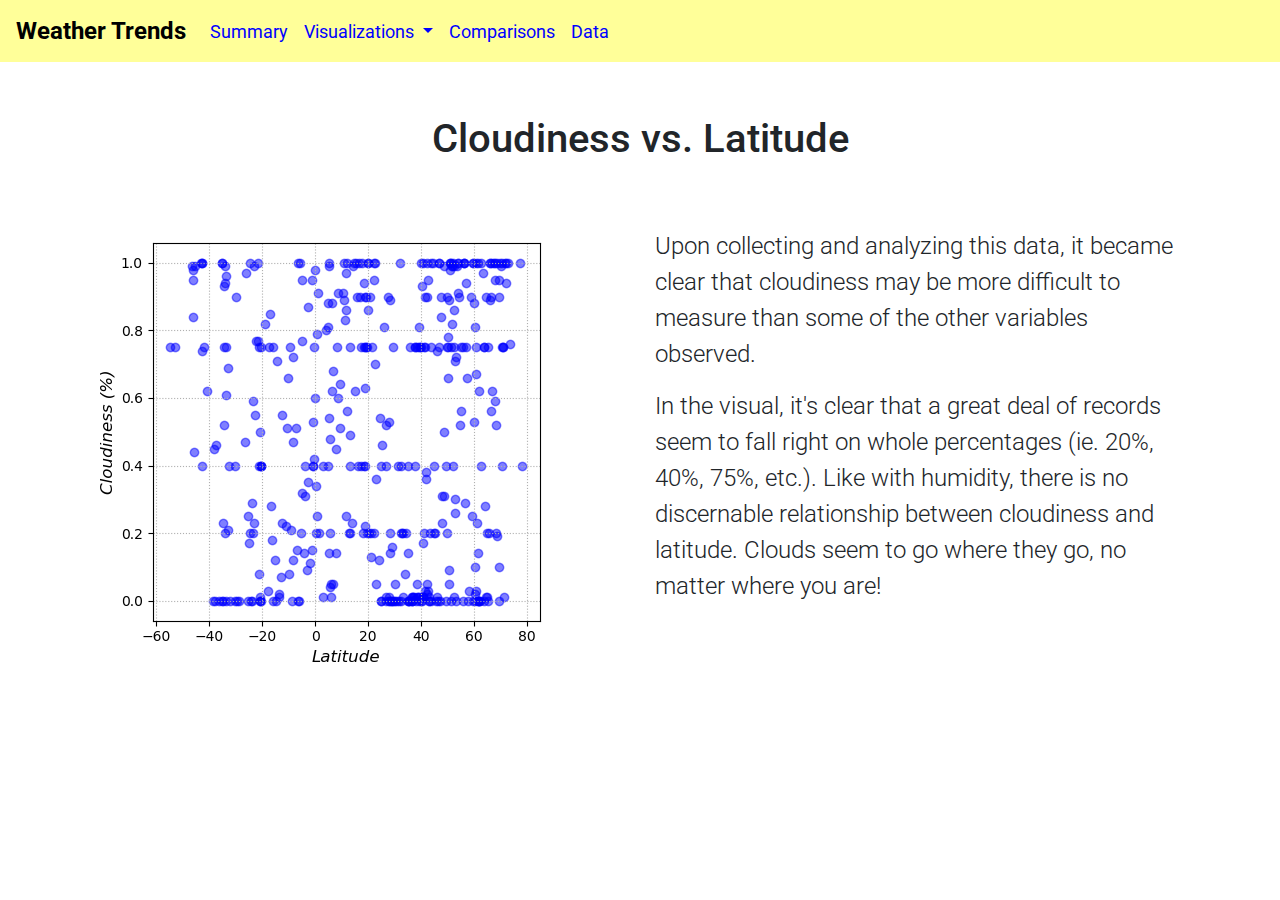
<file: web_visualizations/cloud.html>
<!doctype html>
<html lang="en">
  <head>
    <!-- Required meta tags -->
    <meta charset="utf-8">
    <meta name="viewport" content="width=device-width, initial-scale=1, shrink-to-fit=no">

    <!-- Bootstrap CSS -->
    <link rel="stylesheet" href="https://stackpath.bootstrapcdn.com/bootstrap/4.5.2/css/bootstrap.min.css" integrity="sha384-JcKb8q3iqJ61gNV9KGb8thSsNjpSL0n8PARn9HuZOnIxN0hoP+VmmDGMN5t9UJ0Z" crossorigin="anonymous">
    <!--CSS Style Sheet Ref-->
    <link rel="stylesheet" href="style.css">
    <!--Google Font-->
    <link href="https://fonts.googleapis.com/css2?family=Roboto:wght@300;400;700&display=swap" rel="stylesheet">
    <title>Cloudiness vs. Latitude</title>
  </head>

  <body>
    <nav class="navbar fixed-top navbar-expand-lg">
      <span class="navbar-brand">Weather Trends</span>
      <button class="navbar-toggler ml-auto custom-toggler" type="button" data-toggle="collapse" data-target="#navbarNav" aria-controls="navbarNav" aria-expanded="false" aria-label="Toggle navigation">
        <span class="navbar-toggler-icon"></span>
      </button>
      <div class="collapse navbar-collapse" id="navbarNav">
        <ul class="navbar-nav">
          <li class="nav-item active">
            <a class="nav-link" href="index.html">Summary <span class="sr-only">(current)</span></a>
          </li>
          <li class="nav-item dropdown">
            <a class="nav-link dropdown-toggle" href="#" id="navbarDropdownMenuLink" role="button" data-toggle="dropdown" aria-haspopup="true" aria-expanded="false">
              Visualizations
            </a>
            <div class="dropdown-menu" aria-labelledby="navbarDropdownMenuLink">
              <a class="dropdown-item" href="temp.html">Temperature</a>
              <a class="dropdown-item" href="humid.html">Humidity</a>
              <a class="dropdown-item" href="cloud.html">Cloudiness</a>
              <a class="dropdown-item" href="wind.html">Windiness</a>
            </div>
          </li>
          <li class="nav-item">
            <a class="nav-link" href="comparisons.html">Comparisons</a>
          </li>
          <li class="nav-item">
            <a class="nav-link" href="data.html" tabindex="-1">Data</a>
          </li>
        </ul>
      </div>
    </nav>


    <!--------------------------->
    <div class="container">
      
      <div class="row" id="heading_row">
        <div class="col-md-12">
          <h1>Cloudiness vs. Latitude</h1>
        </div>
      </div>

      <div class="row">
        
        <!--Visualisation goes here-->
        <div class="col-md-6" id="left-column-viz">        
          <img src="visualizations/Latitude_vs_Cloudiness (%).png">
        </div>        
        
        <!--Visualization description goes here-->
        <div class="col-md-6" id="right-column-viz">
          <p>Upon collecting and analyzing this data, it became clear that cloudiness may be more difficult to measure than some of the other variables observed.</p>
          <p>In the visual, it's clear that a great deal of records seem to fall right on whole percentages (ie. 20%, 40%, 75%, etc.). Like with humidity, there is no discernable relationship between cloudiness and latitude. Clouds seem to go where they go, no matter where you are!</p>
        </div>

      </div>
    </div>


    <!-- Optional JavaScript -->
    <!-- jQuery first, then Popper.js, then Bootstrap JS -->
    <script src="https://code.jquery.com/jquery-3.5.1.slim.min.js" integrity="sha384-DfXdz2htPH0lsSSs5nCTpuj/zy4C+OGpamoFVy38MVBnE+IbbVYUew+OrCXaRkfj" crossorigin="anonymous"></script>
    <script src="https://cdn.jsdelivr.net/npm/popper.js@1.16.1/dist/umd/popper.min.js" integrity="sha384-9/reFTGAW83EW2RDu2S0VKaIzap3H66lZH81PoYlFhbGU+6BZp6G7niu735Sk7lN" crossorigin="anonymous"></script>
    <script src="https://stackpath.bootstrapcdn.com/bootstrap/4.5.2/js/bootstrap.min.js" integrity="sha384-B4gt1jrGC7Jh4AgTPSdUtOBvfO8shuf57BaghqFfPlYxofvL8/KUEfYiJOMMV+rV" crossorigin="anonymous"></script>
  </body>
</html>
</file>
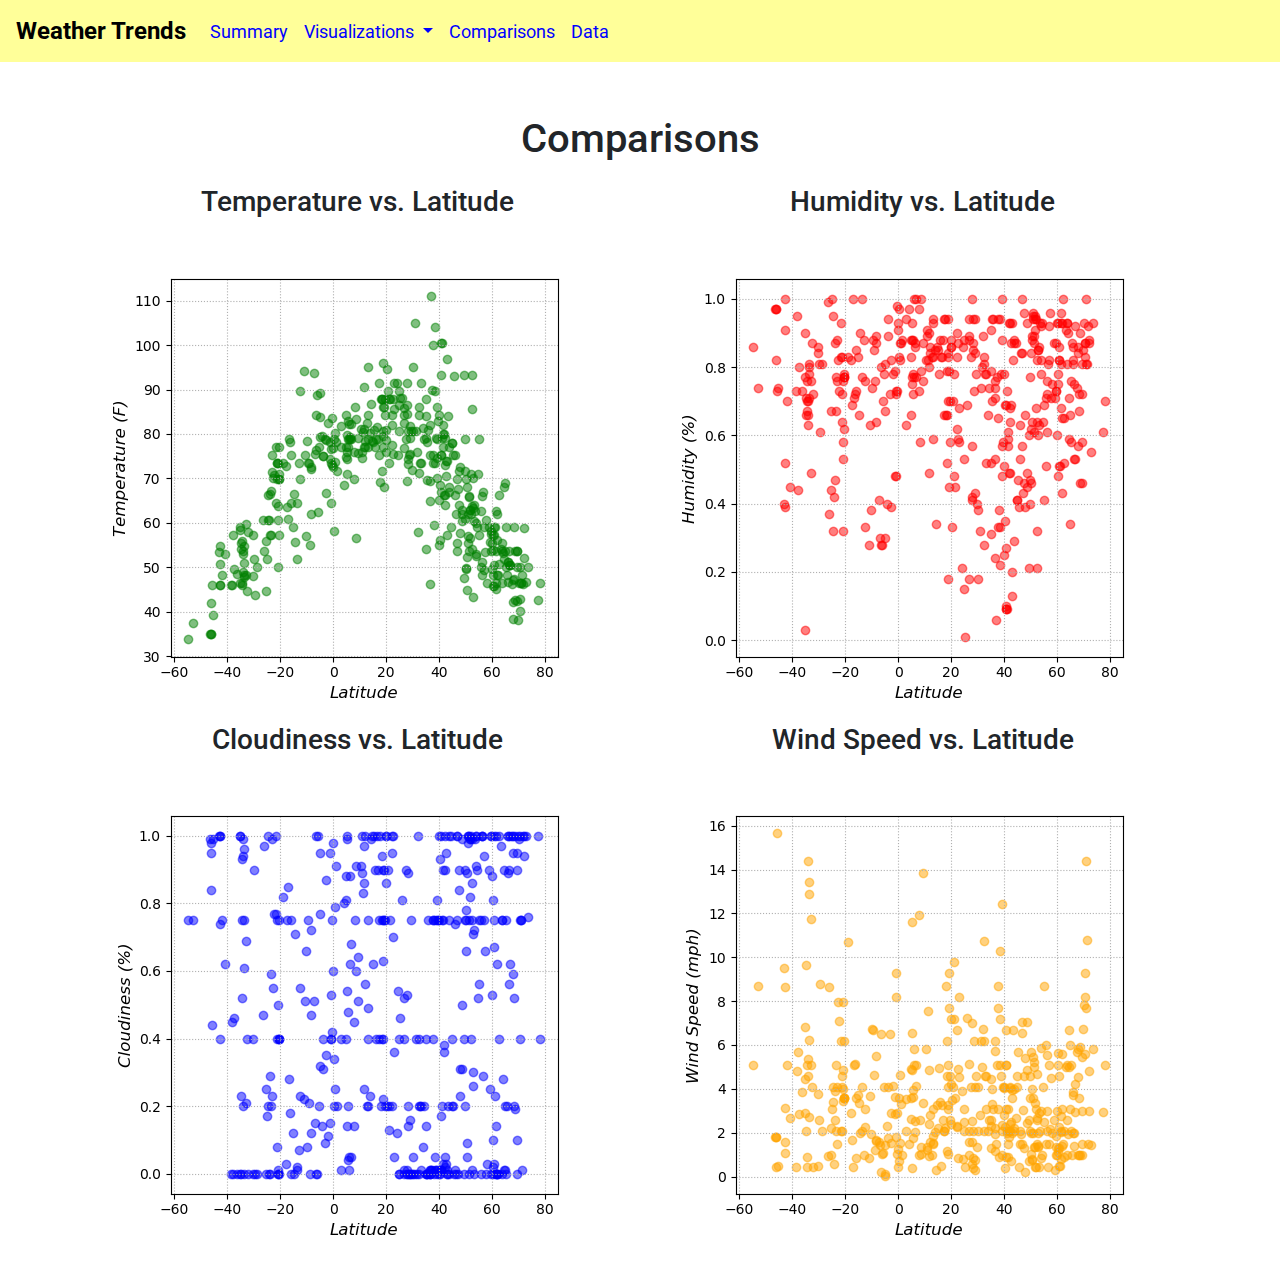
<file: web_visualizations/comparisons.html>
<!doctype html>
<html lang="en">
  <head>
    <!-- Required meta tags -->
    <meta charset="utf-8">
    <meta name="viewport" content="width=device-width, initial-scale=1, shrink-to-fit=no">

    <!-- Bootstrap CSS -->
    <link rel="stylesheet" href="https://stackpath.bootstrapcdn.com/bootstrap/4.5.2/css/bootstrap.min.css" integrity="sha384-JcKb8q3iqJ61gNV9KGb8thSsNjpSL0n8PARn9HuZOnIxN0hoP+VmmDGMN5t9UJ0Z" crossorigin="anonymous">
    <!--CSS Style Sheet Ref-->
    <link rel="stylesheet" href="style.css">
    <!--Google Font-->
    <link href="https://fonts.googleapis.com/css2?family=Roboto:wght@300;400;700&display=swap" rel="stylesheet">
    <title>Weather Trends</title>
  
  </head>

  <body>
    <!--Navbar-->
    <nav class="navbar fixed-top navbar-expand-lg">
      <span class="navbar-brand">Weather Trends</span>
      <button class="navbar-toggler ml-auto custom-toggler" type="button" data-toggle="collapse" data-target="#navbarNav" aria-controls="navbarNav" aria-expanded="false" aria-label="Toggle navigation">
        <span class="navbar-toggler-icon"></span>
      </button>
      <div class="collapse navbar-collapse" id="navbarNav">
        <ul class="navbar-nav">
          <li class="nav-item active">
            <a class="nav-link" href="index.html">Summary <span class="sr-only">(current)</span></a>
          </li>
          <li class="nav-item dropdown">
            <a class="nav-link dropdown-toggle" href="#" id="navbarDropdownMenuLink" role="button" data-toggle="dropdown" aria-haspopup="true" aria-expanded="false">
              Visualizations
            </a>
            <div class="dropdown-menu" aria-labelledby="navbarDropdownMenuLink">
              <a class="dropdown-item" href="temp.html">Temperature</a>
              <a class="dropdown-item" href="humid.html">Humidity</a>
              <a class="dropdown-item" href="cloud.html">Cloudiness</a>
              <a class="dropdown-item" href="wind.html">Windiness</a>
            </div>
          </li>
          <li class="nav-item">
            <a class="nav-link" href="comparisons.html">Comparisons</a>
          </li>
          <li class="nav-item">
            <a class="nav-link" href="data.html" tabindex="-1">Data</a>
          </li>
        </ul>
      </div>
    </nav>
    
    <!------------------------------------------------------------------------------>
    <!--Content container-->
    <div class="container">
      
      <!--Row in which content will be placed-->
      <div class="row">
        
        <!--Visualisation Previews go here-->
        <div class="col-md-12" id="right-column-index">
          <h1>Comparisons</h1>
          
            <!--First row of 2 visuals-->
            <div class="row">
              <div class="col-md-6">
                <h3>Temperature vs. Latitude</h3>
                <a href="temp.html"><img src="visualizations/Latitude_vs_Temperature (F).png"></a>
              </div>         
              <div class="col-md-6">
                <h3>Humidity vs. Latitude</h3>
                <a href="humid.html"><img src="visualizations/Latitude_vs_Humidity (%).png"></a>
              </div>
            </div>

            <!--Second row of 2 visuals-->
            <div class="row">
              <div class="col-md-6">
                <h3>Cloudiness vs. Latitude</h3>
                <a href="cloud.html"><img src="visualizations/Latitude_vs_Cloudiness (%).png"></a>
              </div>  
              <div class="col-md-6">
                <h3>Wind Speed vs. Latitude</h3>
                <a href="wind.html"><img src="visualizations/Latitude_vs_Wind Speed (mph).png"></a>
              </div>
            </div>
        
        </div>

      </div>
    
    </div>

    <!-- Optional JavaScript -->
    <!-- jQuery first, then Popper.js, then Bootstrap JS -->
    <script src="https://code.jquery.com/jquery-3.5.1.slim.min.js" integrity="sha384-DfXdz2htPH0lsSSs5nCTpuj/zy4C+OGpamoFVy38MVBnE+IbbVYUew+OrCXaRkfj" crossorigin="anonymous"></script>
    <script src="https://cdn.jsdelivr.net/npm/popper.js@1.16.1/dist/umd/popper.min.js" integrity="sha384-9/reFTGAW83EW2RDu2S0VKaIzap3H66lZH81PoYlFhbGU+6BZp6G7niu735Sk7lN" crossorigin="anonymous"></script>
    <script src="https://stackpath.bootstrapcdn.com/bootstrap/4.5.2/js/bootstrap.min.js" integrity="sha384-B4gt1jrGC7Jh4AgTPSdUtOBvfO8shuf57BaghqFfPlYxofvL8/KUEfYiJOMMV+rV" crossorigin="anonymous"></script>
  </body>
</html>
</file>
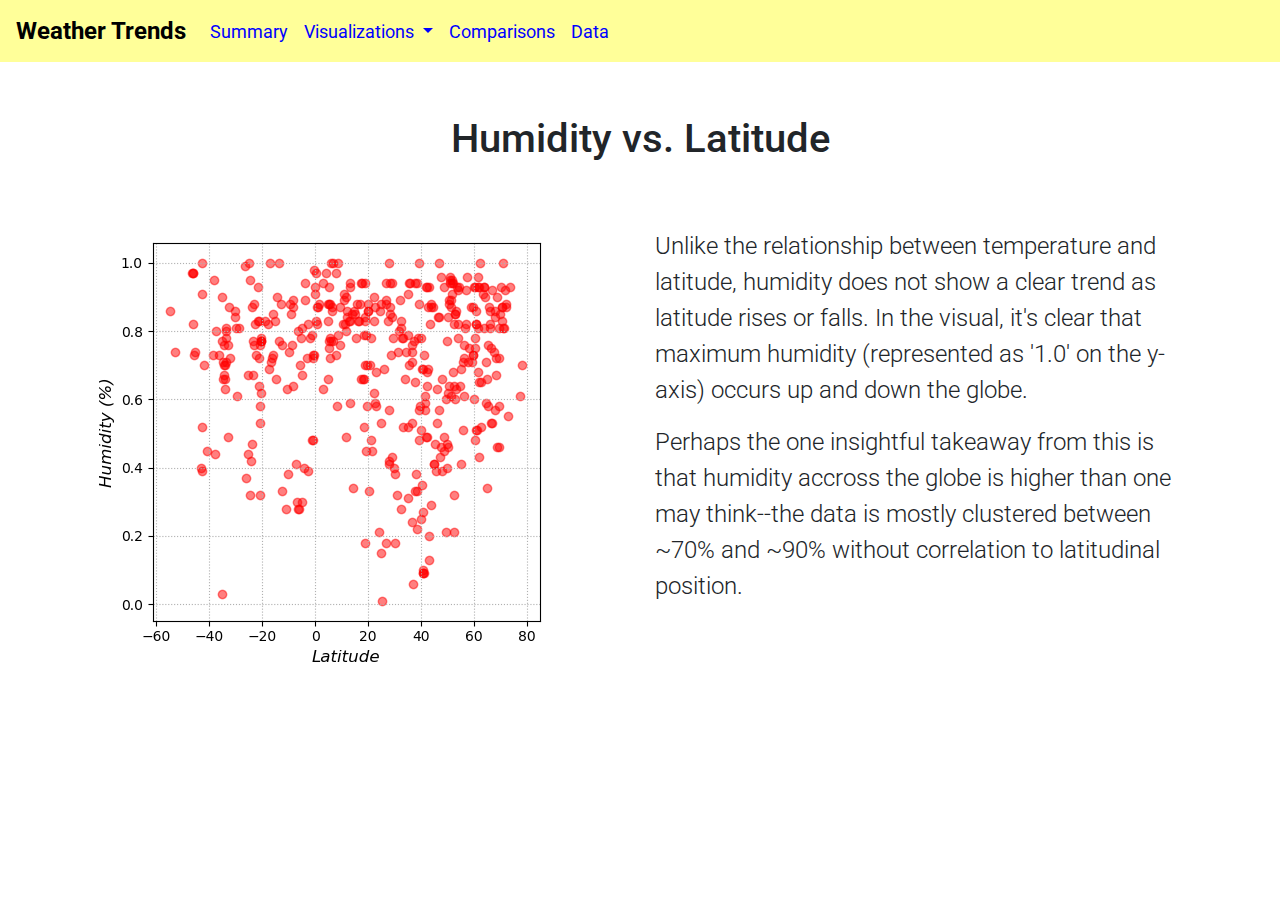
<file: web_visualizations/humid.html>
<!doctype html>
<html lang="en">
  <head>
    <!-- Required meta tags -->
    <meta charset="utf-8">
    <meta name="viewport" content="width=device-width, initial-scale=1, shrink-to-fit=no">

    <!-- Bootstrap CSS -->
    <link rel="stylesheet" href="https://stackpath.bootstrapcdn.com/bootstrap/4.5.2/css/bootstrap.min.css" integrity="sha384-JcKb8q3iqJ61gNV9KGb8thSsNjpSL0n8PARn9HuZOnIxN0hoP+VmmDGMN5t9UJ0Z" crossorigin="anonymous">
    <!--CSS Style Sheet Ref-->
    <link rel="stylesheet" href="style.css">
    <!--Google Font-->
    <link href="https://fonts.googleapis.com/css2?family=Roboto:wght@300;400;700&display=swap" rel="stylesheet">
    <title>Humidity vs. Latitude</title>
  </head>
  
  <body>
    <nav class="navbar fixed-top navbar-expand-lg">
      <span class="navbar-brand">Weather Trends</span>
      <button class="navbar-toggler ml-auto custom-toggler" type="button" data-toggle="collapse" data-target="#navbarNav" aria-controls="navbarNav" aria-expanded="false" aria-label="Toggle navigation">
        <span class="navbar-toggler-icon"></span>
      </button>
      <div class="collapse navbar-collapse" id="navbarNav">
        <ul class="navbar-nav">
          <li class="nav-item active">
            <a class="nav-link" href="index.html">Summary <span class="sr-only">(current)</span></a>
          </li>
          <li class="nav-item dropdown">
            <a class="nav-link dropdown-toggle" href="#" id="navbarDropdownMenuLink" role="button" data-toggle="dropdown" aria-haspopup="true" aria-expanded="false">
              Visualizations
            </a>
            <div class="dropdown-menu" aria-labelledby="navbarDropdownMenuLink">
              <a class="dropdown-item" href="temp.html">Temperature</a>
              <a class="dropdown-item" href="humid.html">Humidity</a>
              <a class="dropdown-item" href="cloud.html">Cloudiness</a>
              <a class="dropdown-item" href="wind.html">Windiness</a>
            </div>
          </li>
          <li class="nav-item">
            <a class="nav-link" href="comparisons.html">Comparisons</a>
          </li>
          <li class="nav-item">
            <a class="nav-link" href="data.html" tabindex="-1">Data</a>
          </li>
        </ul>
      </div>
    </nav>


    <!--------------------------->
    <div class="container">
      
      <div class="row" id="heading_row">
        <div class="col-md-12">
          <h1>Humidity vs. Latitude</h1>
        </div>
      </div>

      <div class="row">
        
        <!--Visualisation goes here-->
        <div class="col-md-6" id="left-column-viz">        
          <img src="visualizations/Latitude_vs_Humidity (%).png">
        </div>        
        
        <!--Visualization description goes here-->
        <div class="col-md-6" id="right-column-viz">
          <p>Unlike the relationship between temperature and latitude, humidity does not show a clear trend as latitude rises or falls. In the visual, it's clear that maximum humidity (represented as '1.0' on the y-axis) occurs up and down the globe.</p> 
          <p>Perhaps the one insightful takeaway from this is that humidity accross the globe is higher than one may think--the data is mostly clustered between ~70% and ~90% without correlation to latitudinal position.</p>
        </div>

      </div>
    </div>


    <!-- Optional JavaScript -->
    <!-- jQuery first, then Popper.js, then Bootstrap JS -->
    <script src="https://code.jquery.com/jquery-3.5.1.slim.min.js" integrity="sha384-DfXdz2htPH0lsSSs5nCTpuj/zy4C+OGpamoFVy38MVBnE+IbbVYUew+OrCXaRkfj" crossorigin="anonymous"></script>
    <script src="https://cdn.jsdelivr.net/npm/popper.js@1.16.1/dist/umd/popper.min.js" integrity="sha384-9/reFTGAW83EW2RDu2S0VKaIzap3H66lZH81PoYlFhbGU+6BZp6G7niu735Sk7lN" crossorigin="anonymous"></script>
    <script src="https://stackpath.bootstrapcdn.com/bootstrap/4.5.2/js/bootstrap.min.js" integrity="sha384-B4gt1jrGC7Jh4AgTPSdUtOBvfO8shuf57BaghqFfPlYxofvL8/KUEfYiJOMMV+rV" crossorigin="anonymous"></script>
  </body>
</html>
</file>
<file: style.css>
/*Applies to all pages*/
/*Set all fonts to Roboto, Google font link in html file*/
html * {
    font-family: 'Roboto', sans-serif;
}

/*Nav bar styling*/
nav {
    background-color: rgb(255, 255, 153);
}

.navbar-brand {
    color: black;
    font-size: x-large;
    font-weight: 700;
}

nav a {
    color: blue;
    font-weight: 400;
    font-size: 18px;
}

.custom-toggler.navbar-toggler {
    border-color: blue;
}

.custom-toggler .navbar-toggler-icon {
    background-image: url("data:image/svg+xml;charset=utf8,%3Csvg viewBox='0 0 32 32' xmlns='http://www.w3.org/2000/svg'%3E%3Cpath stroke='rgba(0,0,255)' stroke-width='2' stroke-linecap='round' stroke-miterlimit='10' d='M4 8h24M4 16h24M4 24h24'/%3E%3C/svg%3E");
}

/*All paragraph fonts*/
p {
    font-weight: 300;
    font-size: x-large;
}

/*End all pages elements*/



/*Page specific elements*/
/*Index (landing) page*/
/*Container in which content will live*/

.container {
    margin-top: 75px;
    padding: 20px;
}

/*Headings for each section*/
h1 {
    margin-top: 20px;
    margin-bottom: 20px;
}



#right-column-index h1 {
    text-align: center;
}

#right-column-index .col-md-6 {
    padding: 2px 2px 2px 2px;
}

#right-column-index img {
    /* border: 2px solid black; */
    display: block;
    margin-left: auto;
    margin-right: auto;
    max-width: 95%;
    max-height: 95%;
}

/*-----------*/
/*Visualization Pages*/

#heading_row {
    text-align: center;
}

#left-column-viz img {
    max-width: 100%;
}

#right-column-viz {
    padding-top: 45px;
}

/* .container .row h1 {
    text-align: center;
} */


/*Data page*/

.dataframe {
    align-self: center;
    margin-top: 100px;
    margin-left: auto;
    margin-right: auto;
}

/*Comparisons Page*/

h3 {
    text-align: center;
    margin-bottom: 0px;
}
</file>
<file: web_visualizations/style.css>
/*Applies to all pages*/
/*Set all fonts to Roboto, Google font link in html file*/
html * {
    font-family: 'Roboto', sans-serif;
}

/*Nav bar styling*/
nav {
    background-color: rgb(255, 255, 153);
}

.navbar-brand {
    color: black;
    font-size: x-large;
    font-weight: 700;
}

nav a {
    color: blue;
    font-weight: 400;
    font-size: 18px;
}

.custom-toggler.navbar-toggler {
    border-color: blue;
}

.custom-toggler .navbar-toggler-icon {
    background-image: url("data:image/svg+xml;charset=utf8,%3Csvg viewBox='0 0 32 32' xmlns='http://www.w3.org/2000/svg'%3E%3Cpath stroke='rgba(0,0,255)' stroke-width='2' stroke-linecap='round' stroke-miterlimit='10' d='M4 8h24M4 16h24M4 24h24'/%3E%3C/svg%3E");
}

/*All paragraph fonts*/
p {
    font-weight: 300;
    font-size: x-large;
}

/*End all pages elements*/



/*Page specific elements*/
/*Index (landing) page*/
/*Container in which content will live*/

.container {
    margin-top: 75px;
    padding: 20px;
}

/*Headings for each section*/
h1 {
    margin-top: 20px;
    margin-bottom: 20px;
}



#right-column-index h1 {
    text-align: center;
}

#right-column-index .col-md-6 {
    padding: 2px 2px 2px 2px;
}

#right-column-index img {
    /* border: 2px solid black; */
    display: block;
    margin-left: auto;
    margin-right: auto;
    max-width: 95%;
    max-height: 95%;
}

/*-----------*/
/*Visualization Pages*/

#heading_row {
    text-align: center;
}

#left-column-viz img {
    max-width: 100%;
}

#right-column-viz {
    padding-top: 45px;
}

/* .container .row h1 {
    text-align: center;
} */


/*Data page*/

.dataframe {
    align-self: center;
    margin-top: 100px;
    margin-left: auto;
    margin-right: auto;
}

/*Comparisons Page*/

h3 {
    text-align: center;
    margin-bottom: 0px;
}
</file>
